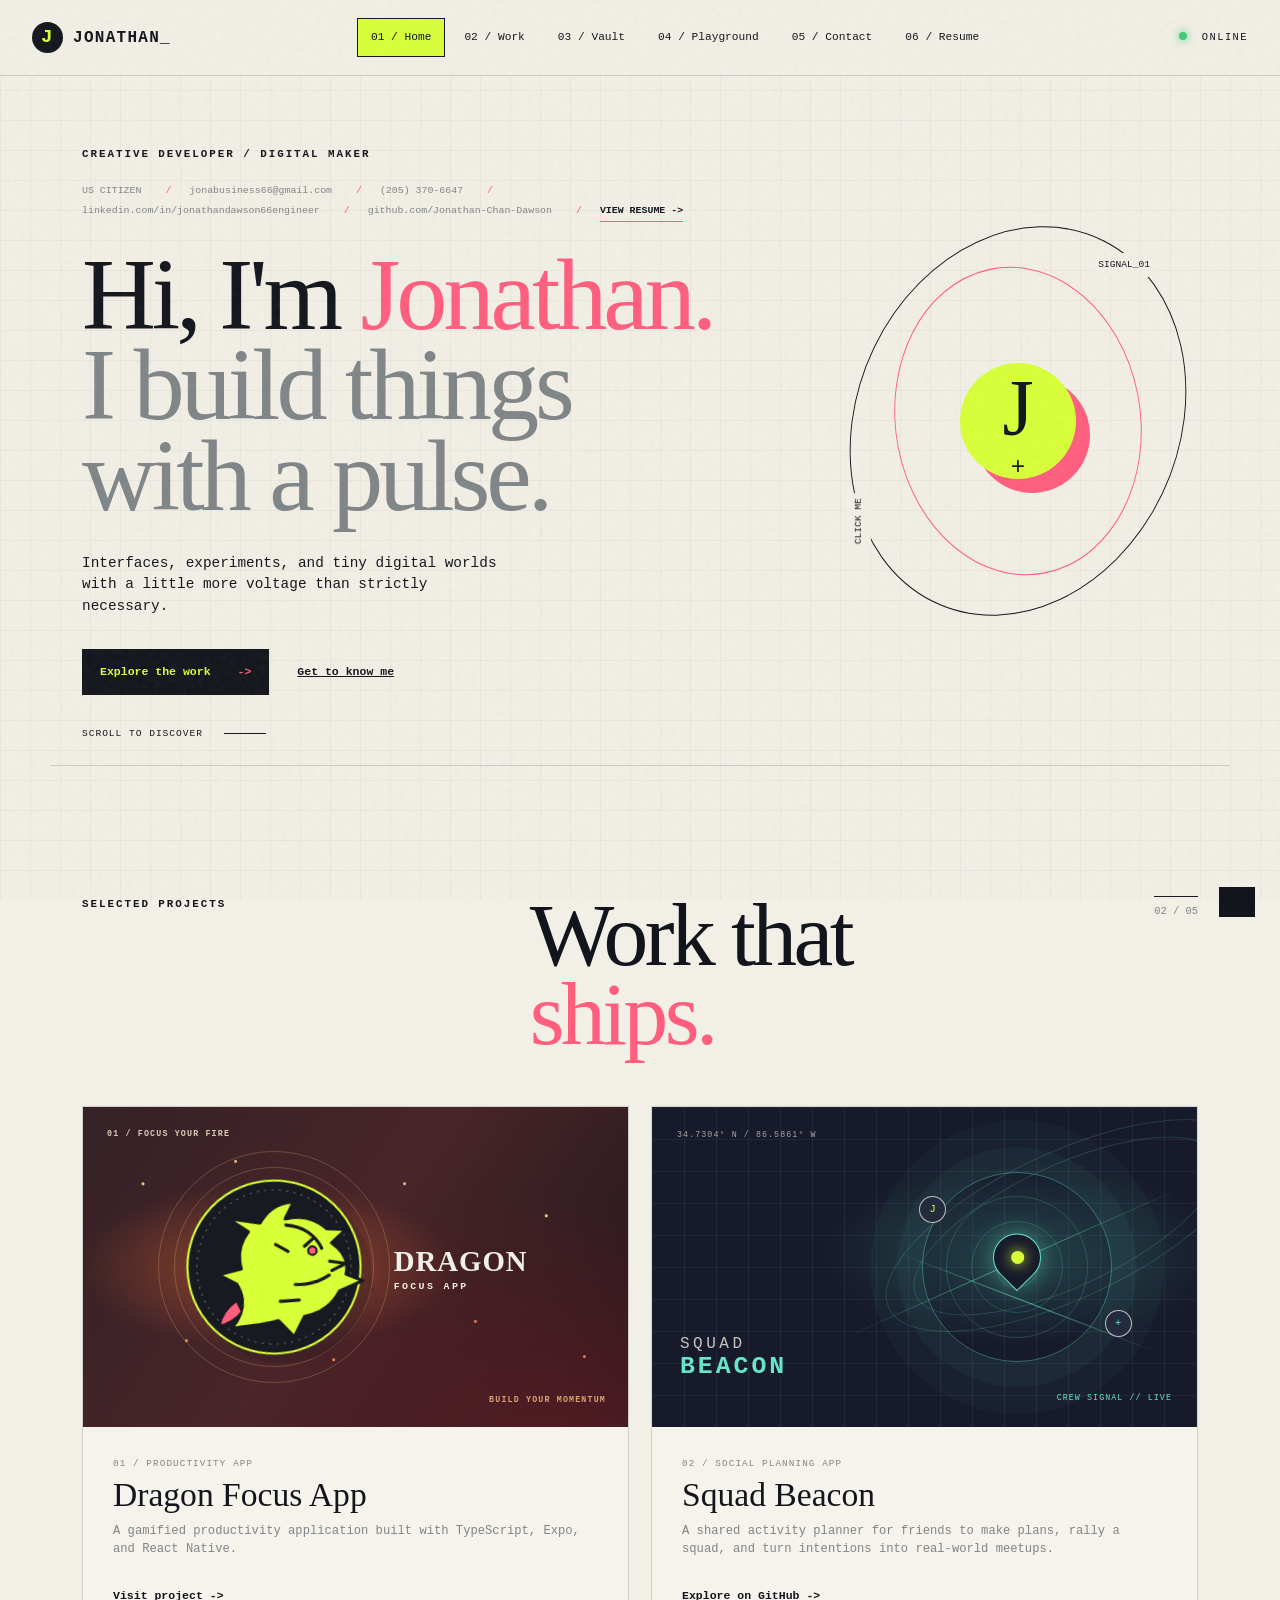
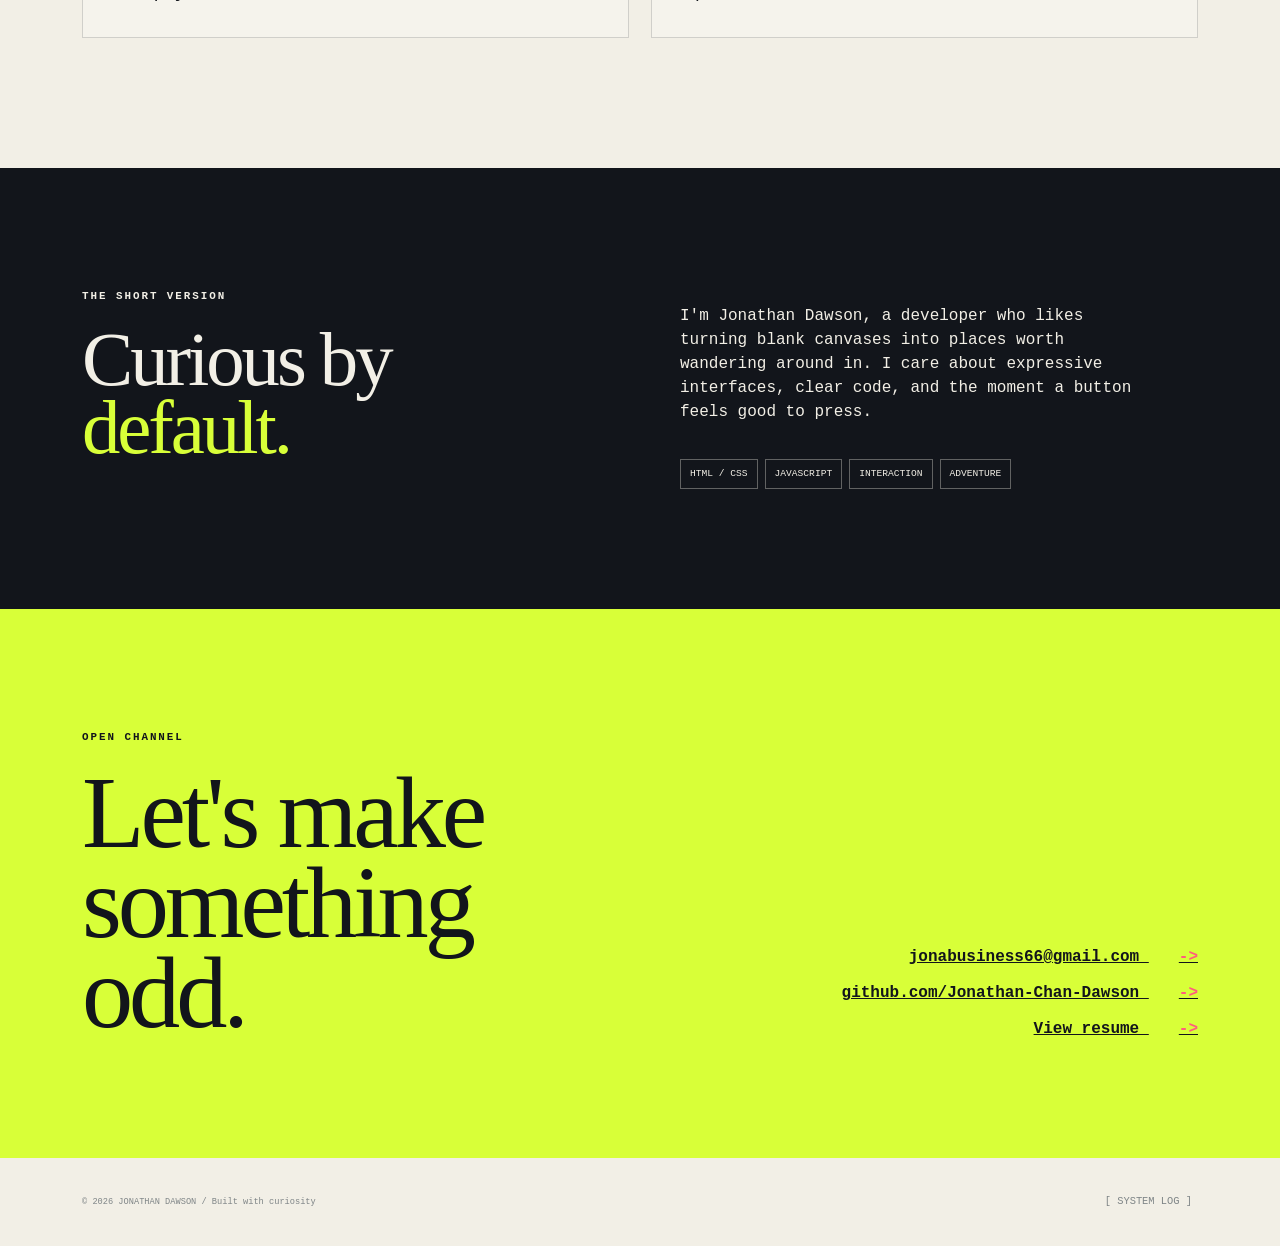
<file: index.html>
<!doctype html>
<html lang="en">
<head>
  <meta charset="utf-8" />
  <meta name="viewport" content="width=device-width,initial-scale=1" />
  <title>JONATHAN DAWSON // Portfolio</title>
  <link rel="stylesheet" href="css/styles.css" />
  <link rel="stylesheet" href="css/home.css" />
</head>
<body>
  <div class="entry-burst" aria-hidden="true"></div>
  <div class="noise" aria-hidden="true"></div>

  <header class="site-header">
    <a class="logo" href="#top" aria-label="Jonathan Dawson home"><span class="logo-mark">J</span><span>JONATHAN<span class="blink">_</span></span></a>
    <nav class="top-tabs" aria-label="Main navigation">
      <a class="tab active" href="#top">01 / Home</a>
      <a class="tab" href="#projects">02 / Work</a>
      <a class="tab" href="pages/vault.html">03 / Vault</a>
      <a class="tab" href="pages/playground.html">04 / Playground</a>
      <a class="tab" href="#contact">05 / Contact</a>
      <a class="tab" href="https://drive.google.com/file/d/1cuoy-s5VerJdtNj6G7zSnoQ1IUao88Oj/view" target="_blank" rel="noreferrer">06 / Resume</a>
    </nav>
    <div class="status"><i></i> ONLINE</div>
  </header>

  <main id="top">
    <section class="hero container">
      <div class="hero-copy reveal">
        <p class="eyebrow">CREATIVE DEVELOPER / DIGITAL MAKER</p>
        <div class="resume-header-info"><span>US CITIZEN</span><a href="mailto:jonabusiness66@gmail.com">jonabusiness66@gmail.com</a><span>(205) 370-6647</span><a href="https://www.linkedin.com/in/jonathandawson66engineer" target="_blank" rel="noreferrer">linkedin.com/in/jonathandawson66engineer</a><a href="https://github.com/Jonathan-Chan-Dawson" target="_blank" rel="noreferrer">github.com/Jonathan-Chan-Dawson</a><a class="resume-header-link" href="https://drive.google.com/file/d/1cuoy-s5VerJdtNj6G7zSnoQ1IUao88Oj/view" target="_blank" rel="noreferrer">VIEW RESUME -></a></div>
        <h1>Hi, I'm <em>Jonathan.</em><br /><span>I build things<br />with a pulse.</span></h1>
        <p class="hero-description">Interfaces, experiments, and tiny digital worlds with a little more voltage than strictly necessary.</p>
        <div class="hero-actions"><a class="cta" href="#projects">Explore the work <span>-></span></a><a class="text-link" href="#about">Get to know me</a></div>
      </div>
      <div class="hero-orbit reveal delay-1" role="button" tabindex="0" aria-label="Activate the signal">
        <div class="orbit orbit-one"></div><div class="orbit orbit-two"></div><div class="core">J<span>+</span></div>
        <span class="orbit-label label-top">SIGNAL_01</span><span class="orbit-label label-side">CLICK ME</span>
      </div>
      <div class="scroll-cue">SCROLL TO DISCOVER <span></span></div>
    </section>

    <section id="projects" class="container section-block">
      <div class="section-heading"><p class="eyebrow">SELECTED PROJECTS</p><h2>Work that<br /><em>ships.</em></h2><span class="section-index">02 / 05</span></div>
      <div class="projects-grid" id="projectsGrid">
        <article class="project-card featured" data-category="web"><div class="project-art art-one dragon-art" role="img" aria-label="Dragon Focus emblem and wordmark"><span class="dragon-art-kicker">01 / FOCUS YOUR FIRE</span><svg class="dragon-emblem" viewBox="0 0 180 180" aria-hidden="true"><circle class="dragon-seal" cx="90" cy="90" r="82"></circle><circle class="dragon-seal-ring" cx="90" cy="90" r="73"></circle><path class="dragon-silhouette" d="M43 143c13-12 17-26 10-41L37 91l22-3c-2-13 2-25 11-34L52 39l30 8c8-11 20-17 34-16l-10 15c16-2 29 4 38 14l18 3-15 11c10 9 14 20 10 31l15 8-23 7c-8 12-21 19-36 20l-12 18-13-17c-17 3-33 1-45 2z"></path><path class="dragon-detail" d="M106 52c16 3 27 13 31 26m-29 31c12 2 23 0 33-5m-47-35 11 8m16-3 10-7m-39 56 18 1"></path><path class="dragon-muzzle" d="m143 91 15 4-14 5"></path><circle class="dragon-eye" cx="128" cy="79" r="4"></circle><path class="dragon-flame" d="M50 118c-9 5-15 12-18 21 9-1 16-4 22-10"></path></svg><span class="dragon-wordmark"><strong>DRAGON</strong><span>FOCUS APP</span></span><span class="dragon-art-footer">BUILD YOUR MOMENTUM</span></div><div class="project-info"><p class="card-meta">01 / PRODUCTIVITY APP</p><h3>Dragon Focus App</h3><p>A gamified productivity application built with TypeScript, Expo, and React Native.</p><a href="https://dragon-focus-v2.vercel.app/" class="project-link" target="_blank" rel="noreferrer">Visit project -></a></div></article>
        <article class="project-card" data-category="web"><div class="project-art beacon-art" role="img" aria-label="A glowing beacon connecting friends on a map"><span class="beacon-coordinate coordinate-top">34.7304° N / 86.5861° W</span><span class="beacon-mapline mapline-one"></span><span class="beacon-mapline mapline-two"></span><span class="beacon-radar"><i></i><i></i><i></i></span><span class="beacon-pin"><span></span></span><span class="beacon-node node-one">J</span><span class="beacon-node node-two">+</span><span class="beacon-title">SQUAD<br /><strong>BEACON</strong></span><span class="beacon-coordinate coordinate-bottom">CREW SIGNAL // LIVE</span></div><div class="project-info"><p class="card-meta">02 / SOCIAL PLANNING APP</p><h3>Squad Beacon</h3><p>A shared activity planner for friends to make plans, rally a squad, and turn intentions into real-world meetups.</p><a href="https://github.com/Jonathan-Chan-Dawson/Squad-Beacon" class="project-link" target="_blank" rel="noreferrer">Explore on GitHub -></a></div></article>
      </div>
    </section>

    <section id="about" class="about-band"><div class="container about-layout"><div><p class="eyebrow">THE SHORT VERSION</p><h2>Curious by<br /><em>default.</em></h2></div><div class="about-copy"><p>I'm Jonathan Dawson, a developer who likes turning blank canvases into places worth wandering around in. I care about expressive interfaces, clear code, and the moment a button feels good to press.</p><div class="skill-list"><span>HTML / CSS</span><span>JAVASCRIPT</span><span>INTERACTION</span><span>ADVENTURE</span></div></div></div></section>

    <section id="contact" class="contact-band"><div class="container contact-layout"><div><p class="eyebrow">OPEN CHANNEL</p><h2>Let's make<br /><em>something odd.</em></h2></div><div class="contact-links"><a class="contact-link" href="mailto:jonabusiness66@gmail.com">jonabusiness66@gmail.com <span>-></span></a><a class="contact-link" href="https://github.com/Jonathan-Chan-Dawson" target="_blank" rel="noreferrer">github.com/Jonathan-Chan-Dawson <span>-></span></a><a class="contact-link" href="https://drive.google.com/file/d/1cuoy-s5VerJdtNj6G7zSnoQ1IUao88Oj/view" target="_blank" rel="noreferrer">View resume <span>-></span></a></div></div></section>
  </main>
  <footer class="site-footer container"><small>© 2026 JONATHAN DAWSON / Built with curiosity</small><button class="footer-secret" id="logoSecret">[ SYSTEM LOG ]</button></footer>
  <div class="toast" id="toast" role="status"></div>
  <script src="js/script.js"></script>
</body>
</html>
</file>
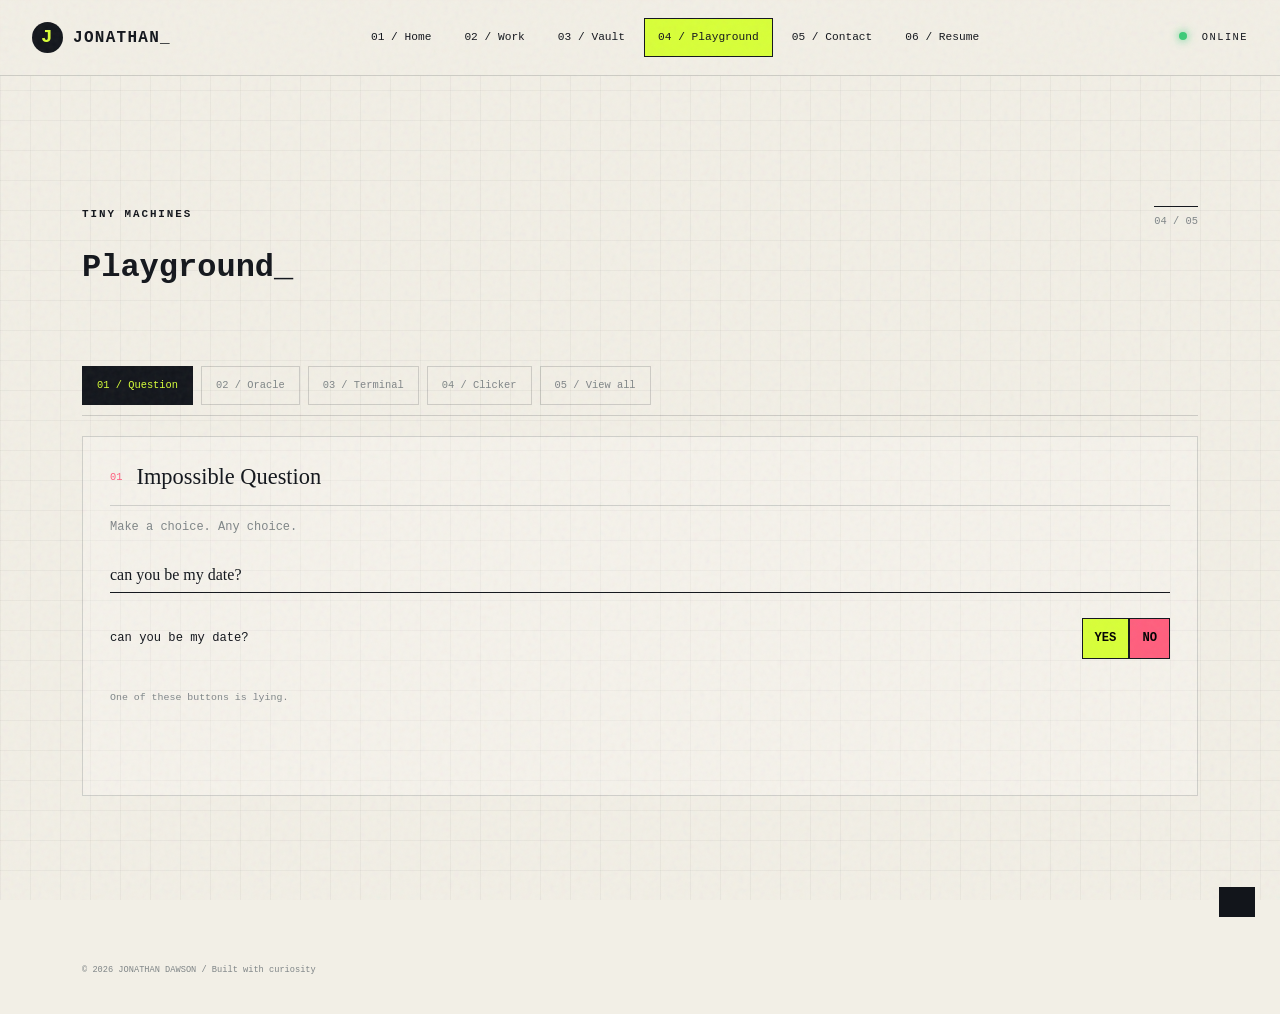
<file: pages/playground.html>
<!doctype html>
<html lang="en">
<head>
  <meta charset="utf-8" />
  <meta name="viewport" content="width=device-width,initial-scale=1" />
  <title>Playground // Jonathan Dawson</title>
  <link rel="stylesheet" href="../css/styles.css" />
  <link rel="stylesheet" href="../css/playground.css" />
</head>
<body>
  <div class="noise" aria-hidden="true"></div>
  <header class="site-header">
    <a class="logo" href="../index.html" aria-label="Jonathan Dawson home"><span class="logo-mark">J</span><span>JONATHAN<span class="blink">_</span></span></a>
    <nav class="top-tabs" aria-label="Main navigation">
      <a class="tab" href="../index.html">01 / Home</a><a class="tab" href="../index.html#projects">02 / Work</a><a class="tab" href="vault.html">03 / Vault</a><a class="tab active" href="playground.html">04 / Playground</a><a class="tab" href="../index.html#contact">05 / Contact</a>
      <a class="tab" href="https://drive.google.com/file/d/1cuoy-s5VerJdtNj6G7zSnoQ1IUao88Oj/view" target="_blank" rel="noreferrer">06 / Resume</a>
    </nav><div class="status"><i></i> ONLINE</div>
  </header>
  <main class="container section-block playground"><div class="section-heading"><div><p class="eyebrow">TINY MACHINES</p><h1>Playground<span class="blink">_</span></h1></div><span class="section-index">04 / 05</span></div><div class="tools-grid">
    <article class="tool-panel"><div class="tool-title"><span class="tool-number">01</span><h3>Impossible Question</h3></div><p>Make a choice. Any choice.</p><div class="question-stage"><span>Do you like surprises?</span><div><button class="yes-btn" id="yesBtn">YES</button><button class="no-btn" id="noBtn">NO</button></div></div><small id="questionStatus">One of these buttons is lying.</small></article>
    <article class="tool-panel"><div class="tool-title"><span class="tool-number">02</span><h3>Number Oracle</h3></div><p>Ask the void for a number.</p><div class="number-display" id="randomNumber">?</div><button class="tool-button" id="numberBtn">Generate number <span>+</span></button></article>
    <article class="tool-panel terminal-panel"><div class="tool-title"><span class="tool-number">03</span><h3>Micro Terminal</h3></div><div class="terminal-output" id="terminalOutput"><span>JONATHAN_OS v1.0.5</span><br />Type a message and print it.</div><div class="terminal-input"><span>&gt;</span><input id="terminalInput" value="hello world" aria-label="Terminal message" /><button id="printBtn">PRINT</button></div></article>
    <article class="tool-panel clicker-panel"><div class="tool-title"><span class="tool-number">04</span><h3>Button Economy</h3></div><p>Press button. Gain power. Repeat.</p><div class="clicker-score"><span id="clickCount">0</span><small>CLICKS</small></div><button class="big-click" id="clickButton">CLICK</button><button class="tool-button upgrade-button" id="upgradeButton">Upgrade finger <span>10</span></button><div class="upgrade-status" id="upgradeStatus">Level 0 / +1 per click</div></article>
  </div></main>
  <footer class="site-footer container"><small>© 2026 JONATHAN DAWSON / Built with curiosity</small></footer>
  <div class="toast" id="toast" role="status"></div><script src="../js/script.js"></script>
</body>
</html>
</file>
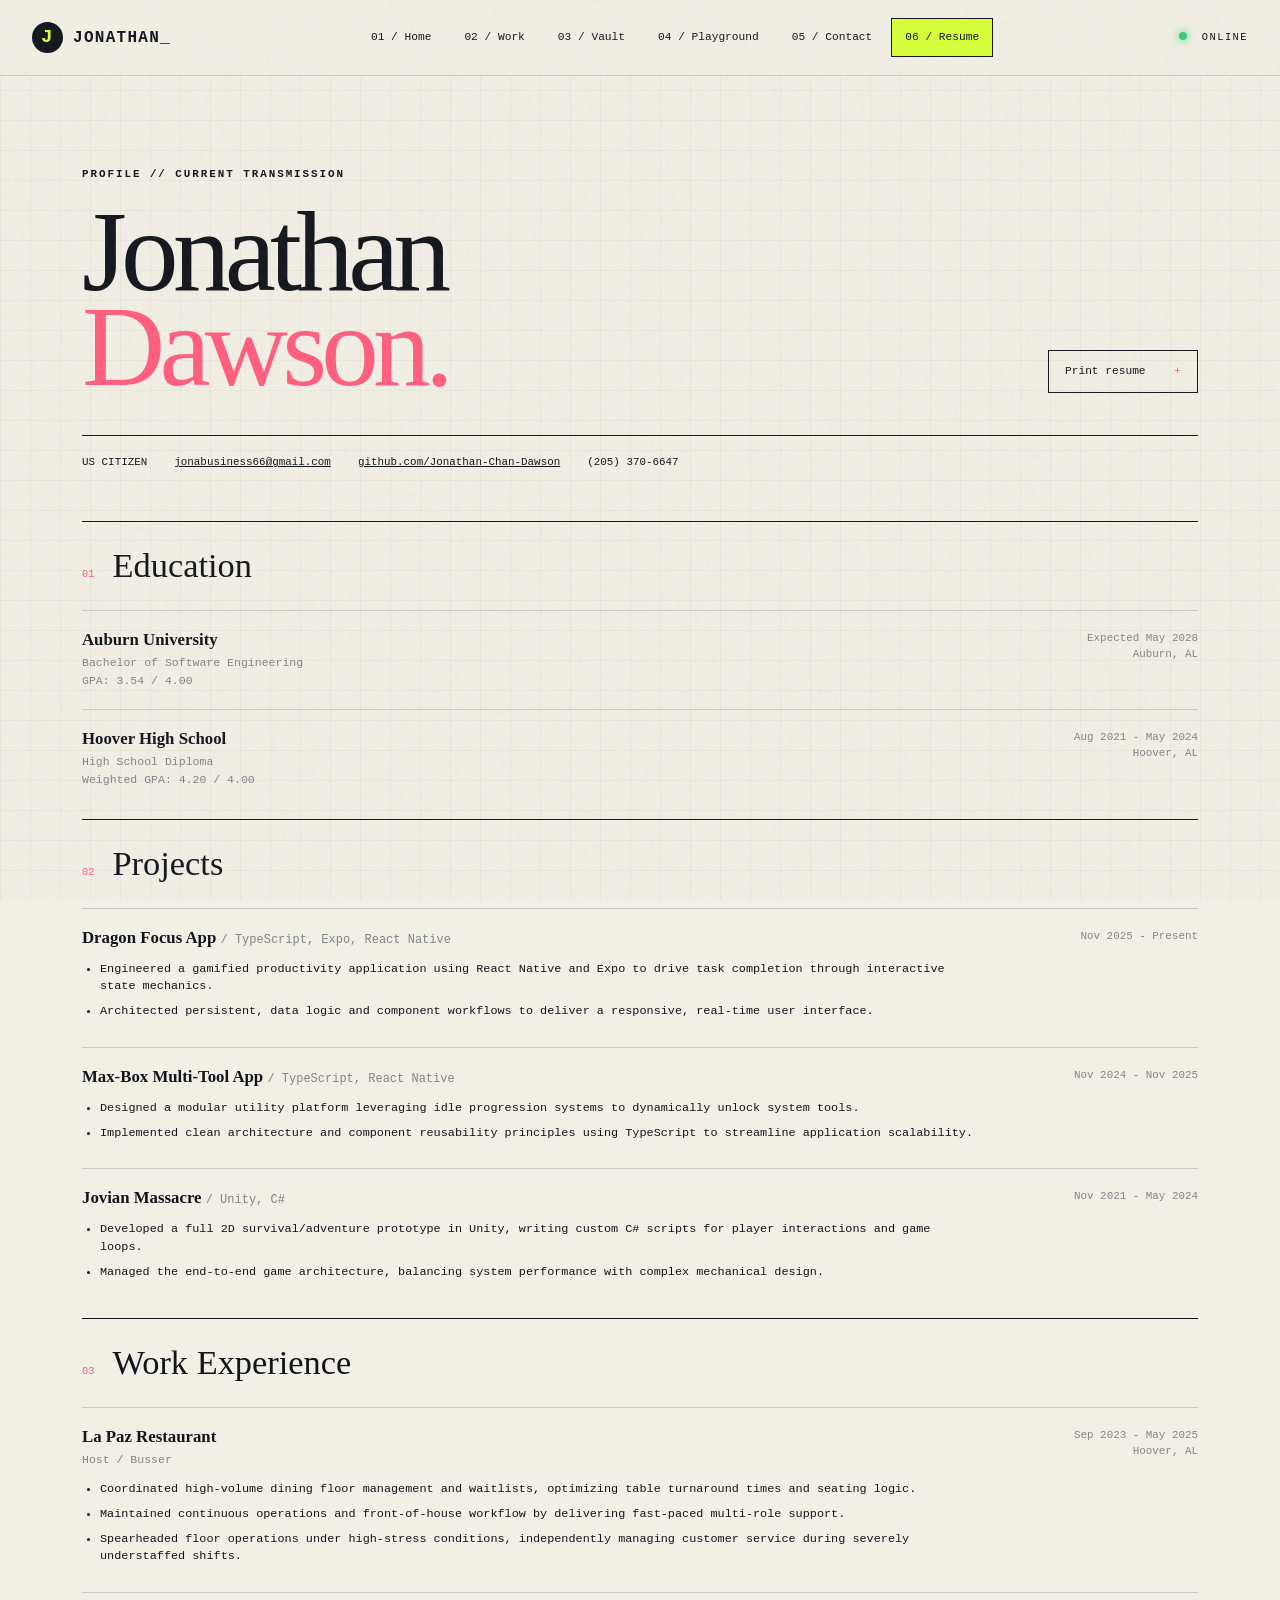
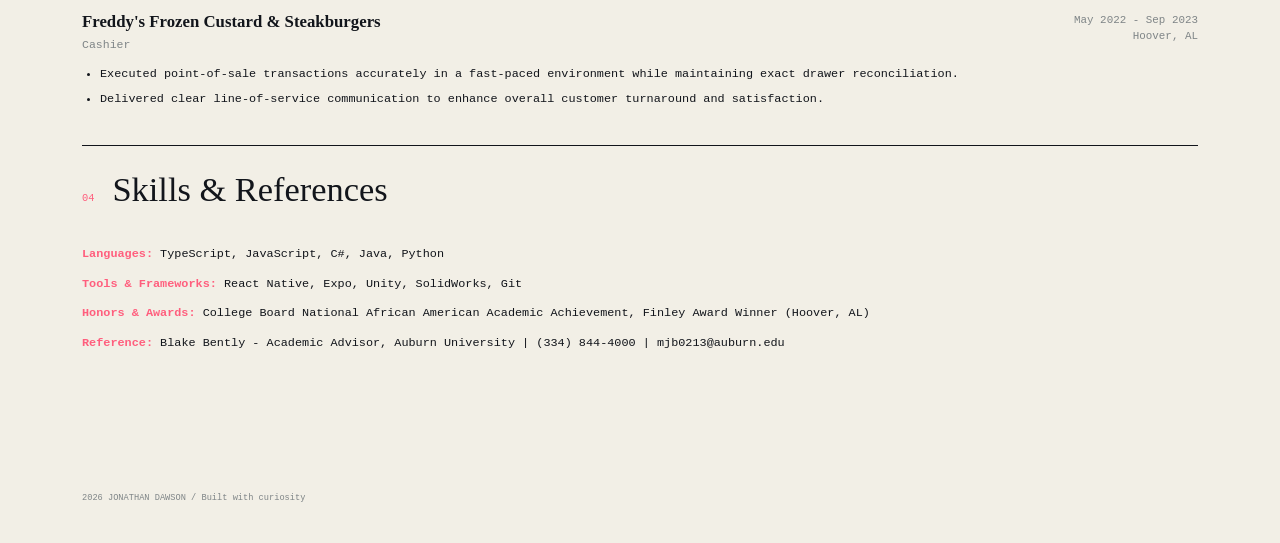
<file: pages/resume.html>
<!doctype html>
<html lang="en">
<head>
  <meta charset="utf-8" />
  <meta name="viewport" content="width=device-width,initial-scale=1" />
  <title>Resume // Jonathan Dawson</title>
  <link rel="stylesheet" href="../css/styles.css" />
  <link rel="stylesheet" href="../css/resume.css" />
</head>
<body>
  <div class="noise" aria-hidden="true"></div>
  <header class="site-header">
    <a class="logo" href="../index.html" aria-label="Jonathan Dawson home"><span class="logo-mark">J</span><span>JONATHAN<span class="blink">_</span></span></a>
    <nav class="top-tabs" aria-label="Main navigation">
      <a class="tab" href="../index.html">01 / Home</a><a class="tab" href="../index.html#projects">02 / Work</a><a class="tab" href="vault.html">03 / Vault</a><a class="tab" href="playground.html">04 / Playground</a><a class="tab" href="../index.html#contact">05 / Contact</a><a class="tab active" href="https://drive.google.com/file/d/1cuoy-s5VerJdtNj6G7zSnoQ1IUao88Oj/view" target="_blank" rel="noreferrer">06 / Resume</a>
    </nav><div class="status"><i></i> ONLINE</div>
  </header>
  <main class="resume-page container">
    <div class="resume-heading"><div><p class="eyebrow">PROFILE // CURRENT TRANSMISSION</p><h1>Jonathan<br /><em>Dawson.</em></h1></div><a class="resume-print" href="javascript:window.print()">Print resume <span>+</span></a></div>
    <div class="resume-contact"><span>US CITIZEN</span><a href="mailto:jonabusiness66@gmail.com">jonabusiness66@gmail.com</a><a href="https://github.com/Jonathan-Chan-Dawson" target="_blank" rel="noreferrer">github.com/Jonathan-Chan-Dawson</a><span>(205) 370-6647</span></div>
    <section class="resume-section"><div class="resume-section-title"><span>01</span><h2>Education</h2></div><div class="resume-entry"><div><h3>Auburn University</h3><p>Bachelor of Software Engineering</p><p>GPA: 3.54 / 4.00</p></div><div class="resume-date">Expected May 2028<br />Auburn, AL</div></div><div class="resume-entry"><div><h3>Hoover High School</h3><p>High School Diploma</p><p>Weighted GPA: 4.20 / 4.00</p></div><div class="resume-date">Aug 2021 - May 2024<br />Hoover, AL</div></div></section>
    <section class="resume-section"><div class="resume-section-title"><span>02</span><h2>Projects</h2></div><div class="resume-entry"><div><h3>Dragon Focus App <i>/ TypeScript, Expo, React Native</i></h3><ul><li>Engineered a gamified productivity application using React Native and Expo to drive task completion through interactive state mechanics.</li><li>Architected persistent, data logic and component workflows to deliver a responsive, real-time user interface.</li></ul></div><div class="resume-date">Nov 2025 - Present</div></div><div class="resume-entry"><div><h3>Max-Box Multi-Tool App <i>/ TypeScript, React Native</i></h3><ul><li>Designed a modular utility platform leveraging idle progression systems to dynamically unlock system tools.</li><li>Implemented clean architecture and component reusability principles using TypeScript to streamline application scalability.</li></ul></div><div class="resume-date">Nov 2024 - Nov 2025</div></div><div class="resume-entry"><div><h3>Jovian Massacre <i>/ Unity, C#</i></h3><ul><li>Developed a full 2D survival/adventure prototype in Unity, writing custom C# scripts for player interactions and game loops.</li><li>Managed the end-to-end game architecture, balancing system performance with complex mechanical design.</li></ul></div><div class="resume-date">Nov 2021 - May 2024</div></div></section>
    <section class="resume-section"><div class="resume-section-title"><span>03</span><h2>Work Experience</h2></div><div class="resume-entry"><div><h3>La Paz Restaurant</h3><p>Host / Busser</p><ul><li>Coordinated high-volume dining floor management and waitlists, optimizing table turnaround times and seating logic.</li><li>Maintained continuous operations and front-of-house workflow by delivering fast-paced multi-role support.</li><li>Spearheaded floor operations under high-stress conditions, independently managing customer service during severely understaffed shifts.</li></ul></div><div class="resume-date">Sep 2023 - May 2025<br />Hoover, AL</div></div><div class="resume-entry"><div><h3>Freddy's Frozen Custard &amp; Steakburgers</h3><p>Cashier</p><ul><li>Executed point-of-sale transactions accurately in a fast-paced environment while maintaining exact drawer reconciliation.</li><li>Delivered clear line-of-service communication to enhance overall customer turnaround and satisfaction.</li></ul></div><div class="resume-date">May 2022 - Sep 2023<br />Hoover, AL</div></div></section>
    <section class="resume-section resume-bottom"><div class="resume-section-title"><span>04</span><h2>Skills &amp; References</h2></div><p><strong>Languages:</strong> TypeScript, JavaScript, C#, Java, Python</p><p><strong>Tools &amp; Frameworks:</strong> React Native, Expo, Unity, SolidWorks, Git</p><p><strong>Honors &amp; Awards:</strong> College Board National African American Academic Achievement, Finley Award Winner (Hoover, AL)</p><p><strong>Reference:</strong> Blake Bently - Academic Advisor, Auburn University | (334) 844-4000 | mjb0213@auburn.edu</p></section>
  </main>
  <footer class="site-footer container"><small>2026 JONATHAN DAWSON / Built with curiosity</small></footer>
</body>
</html>
</file>
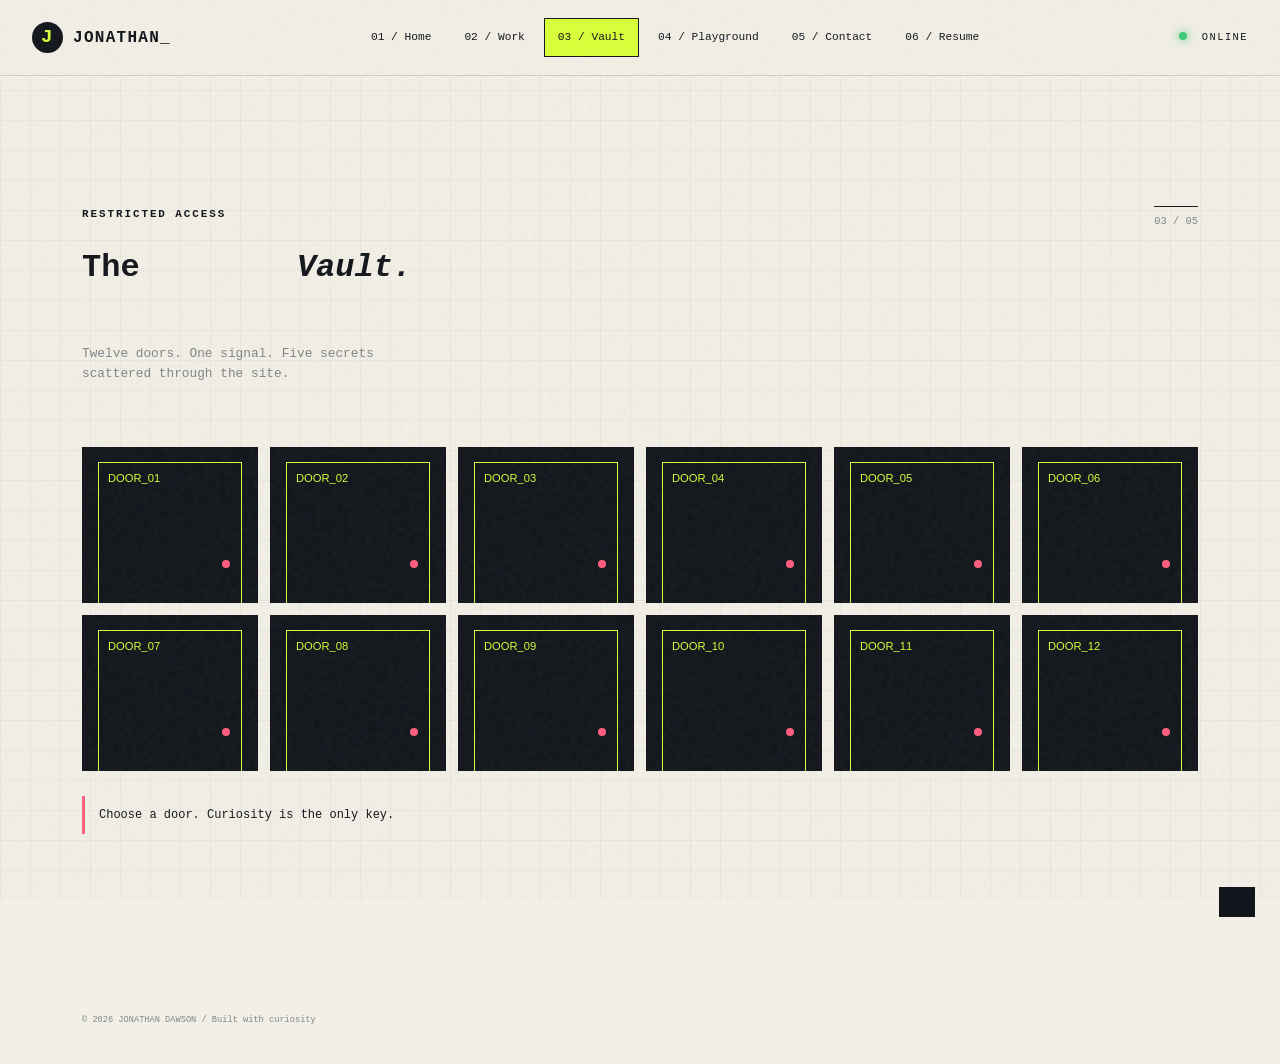
<file: pages/vault.html>
<!doctype html>
<html lang="en">
<head>
  <meta charset="utf-8" />
  <meta name="viewport" content="width=device-width,initial-scale=1" />
  <title>Vault // Jonathan Dawson</title>
  <link rel="stylesheet" href="../css/styles.css" />
</head>
<body>
  <div class="noise" aria-hidden="true"></div>
  <header class="site-header">
    <a class="logo" href="../index.html" aria-label="Jonathan Dawson home"><span class="logo-mark">J</span><span>JONATHAN<span class="blink">_</span></span></a>
    <nav class="top-tabs" aria-label="Main navigation">
      <a class="tab" href="../index.html">01 / Home</a><a class="tab" href="../index.html#projects">02 / Work</a><a class="tab active" href="vault.html">03 / Vault</a><a class="tab" href="playground.html">04 / Playground</a><a class="tab" href="../index.html#contact">05 / Contact</a>
      <a class="tab" href="https://drive.google.com/file/d/1cuoy-s5VerJdtNj6G7zSnoQ1IUao88Oj/view" target="_blank" rel="noreferrer">06 / Resume</a>
    </nav><div class="status"><i></i> ONLINE</div>
  </header>
  <main class="container section-block vault-section">
    <div class="section-heading"><div><p class="eyebrow">RESTRICTED ACCESS</p><h1 class="section-heading h2">The <em>Vault.</em></h1><p class="section-intro">Twelve doors. One signal. Five secrets scattered through the site.</p></div><span class="section-index">03 / 05</span></div>
    <div class="door-grid" id="doorGrid"></div><p class="vault-message" id="vaultMessage">Choose a door. Curiosity is the only key.</p>
  </main>
  <footer class="site-footer container"><small>© 2026 JONATHAN DAWSON / Built with curiosity</small></footer>
  <div class="toast" id="toast" role="status"></div><script src="../js/script.js"></script>
</body>
</html>
</file>
<file: css/styles.css>
.tool-tabs{display:flex;gap:8px;overflow-x:auto;border-bottom:1px solid var(--line);padding-bottom:10px;margin-bottom:20px;scrollbar-width:thin}.tool-tab{white-space:nowrap;border:1px solid var(--line);background:transparent;color:var(--muted);font:inherit;font-size:.65rem;padding:11px 14px;cursor:pointer}.tool-tab.active,.tool-tab:hover{background:var(--ink);border-color:var(--ink);color:var(--acid)}.tool-panel{display:none}.playground .tools-grid{display:block;min-height:360px}.playground .tool-panel.active{display:block;min-height:360px;animation:rise .35s both}.playground .tools-grid.view-all{display:grid;grid-template-columns:repeat(2,minmax(0,1fr));gap:17px;min-height:0}.playground .tools-grid.view-all .tool-panel{display:block;min-height:270px;animation:none}.question-input{display:block;width:100%;border:0;border-bottom:1px solid var(--ink);background:transparent;color:var(--ink);font:1rem Georgia;padding:8px 0;margin:22px 0;outline:0}.question-input:focus{border-color:var(--pink)}.playground{overflow:visible}.contact-links{display:flex;flex-direction:column;gap:18px;align-self:end}.contact-link{display:block}.contact-band{clear:both;position:relative;z-index:1}.site-footer{position:relative;z-index:2;clear:both;min-height:88px;align-items:center}
:root{--ink:#12151b;--paper:#f2efe6;--acid:#d8ff38;--pink:#ff5e7d;--cyan:#65d9d1;--muted:#7f8587;--line:rgba(18,21,27,.16);--max-width:1180px;font-family:"Courier New",Courier,monospace}*{box-sizing:border-box}html{scroll-behavior:smooth}body{margin:0;background:var(--paper);color:var(--ink);line-height:1.5;overflow-x:hidden}body:before{content:"";position:fixed;inset:0;background-image:linear-gradient(rgba(18,21,27,.035) 1px,transparent 1px),linear-gradient(90deg,rgba(18,21,27,.035) 1px,transparent 1px);background-size:30px 30px;pointer-events:none;z-index:-2}.noise{position:fixed;inset:0;opacity:.055;pointer-events:none;z-index:10;background-image:url("data:image/svg+xml,%3Csvg viewBox='0 0 180 180' xmlns='http://www.w3.org/2000/svg'%3E%3Cfilter id='n'%3E%3CfeTurbulence type='fractalNoise' baseFrequency='.9' numOctaves='3' stitchTiles='stitch'/%3E%3C/filter%3E%3Crect width='100%25' height='100%25' filter='url(%23n)'/%3E%3C/svg%3E")}.container{max-width:var(--max-width);margin:0 auto;padding:0 32px}.site-header{height:76px;display:flex;align-items:center;justify-content:space-between;border-bottom:1px solid var(--line);padding:0 32px;position:sticky;top:0;background:rgba(242,239,230,.9);backdrop-filter:blur(12px);z-index:5}.logo{display:flex;gap:10px;align-items:center;color:inherit;text-decoration:none;font-weight:bold;letter-spacing:.08em}.logo-mark{display:grid;place-items:center;background:var(--ink);color:var(--acid);width:31px;height:31px;border-radius:50%;font-size:1.2rem}.blink{animation:blink 1s steps(2) infinite}.top-tabs{display:flex;gap:5px}.tab{color:var(--ink);padding:10px 13px;text-decoration:none;font-size:.7rem;border:1px solid transparent;transition:.2s}.tab:hover,.tab.active{border-color:var(--ink);background:var(--acid)}.status{font-size:.65rem;letter-spacing:.14em}.status i{display:inline-block;width:8px;height:8px;background:#3ccb78;border-radius:50%;margin-right:7px;box-shadow:0 0 10px #3ccb78}.hero{min-height:690px;display:grid;grid-template-columns:1.2fr .8fr;align-items:center;position:relative;border-bottom:1px solid var(--line)}.eyebrow{font-size:.68rem;letter-spacing:.18em;font-weight:bold;margin:0 0 22px}.hero h1,.section-heading h2,.about-band h2,.contact-band h2{font-family:Georgia,serif;font-weight:400;font-size:clamp(3.5rem,8vw,7.8rem);line-height:.88;letter-spacing:-.04em;margin:0}.hero h1 em,.section-heading h2 em,.about-band h2 em,.contact-band h2 em{color:var(--pink);font-style:normal}.hero h1 span{color:var(--muted)}.hero-description{max-width:430px;font-size:.9rem;margin:32px 0}.hero-actions{display:flex;align-items:center;gap:28px}.cta{background:var(--ink);color:var(--acid);text-decoration:none;padding:14px 18px;font-weight:bold;font-size:.72rem}.cta span{color:var(--pink);padding-left:20px}.text-link,.project-link{color:var(--ink);font-weight:bold;font-size:.72rem}.hero-orbit{width:360px;height:360px;position:relative;justify-self:end;cursor:pointer}.orbit{position:absolute;inset:0;border:1px solid var(--ink);border-radius:50%;transform:rotate(-25deg) skewX(-12deg)}.orbit-one{animation:spin 14s linear infinite}.orbit-two{inset:42px;transform:rotate(40deg) skewX(13deg);border-color:var(--pink);animation:spin-reverse 10s linear infinite}.core{position:absolute;inset:122px;border-radius:50%;background:var(--acid);display:grid;place-items:center;font:400 5rem Georgia;box-shadow:14px 14px 0 var(--pink);transition:.3s}.core span{font:1.5rem monospace}.hero-orbit:hover .core{transform:rotate(15deg) scale(1.08);box-shadow:20px 20px 0 var(--cyan)}.orbit-label{position:absolute;font-size:.6rem;background:var(--paper);padding:5px}.label-top{top:12px;right:43px}.label-side{bottom:67px;left:-7px;transform:rotate(-90deg)}.scroll-cue{position:absolute;bottom:24px;left:32px;font-size:.6rem;letter-spacing:.1em}.scroll-cue span{display:inline-block;width:42px;border-top:1px solid var(--ink);margin-left:14px;vertical-align:middle}.section-block{padding-top:130px;padding-bottom:130px}.section-heading{display:flex;justify-content:space-between;align-items:flex-start;margin-bottom:52px}.section-heading h2{font-size:clamp(3rem,7vw,6.5rem)}.section-index{font-size:.65rem;color:var(--muted);border-top:1px solid var(--ink);padding-top:7px}.section-intro{max-width:330px;color:var(--muted);font-size:.8rem;margin-top:25px}.filters{display:flex;gap:8px;margin-bottom:22px}.filters button,.tool-button,.terminal-input button{font-family:inherit;font-size:.65rem;padding:9px 13px;border:1px solid var(--ink);background:transparent;cursor:pointer}.filters button.active,.filters button:hover,.tool-button:hover{background:var(--ink);color:var(--acid)}.projects-grid{display:grid;grid-template-columns:repeat(3,1fr);gap:17px}.project-card{border:1px solid var(--line);background:rgba(255,255,255,.25);transition:.35s}.project-card:hover{transform:translateY(-8px);border-color:var(--ink)}.project-art{height:235px;position:relative;overflow:hidden;display:grid;place-items:center}.art-one{background:var(--cyan)}.art-two{background:var(--pink)}.art-three{background:var(--ink);color:var(--acid)}.art-word{font:6rem Georgia;letter-spacing:-.1em;transform:rotate(-10deg)}.art-dot{position:absolute;width:50px;height:50px;border-radius:50%;background:var(--acid);right:30px;top:30px}.rings,.rings:before,.rings:after{position:absolute;width:170px;height:170px;border:1px solid var(--ink);border-radius:50%;content:""}.rings:before{left:-45px;top:45px}.rings:after{left:45px;top:-45px}.terminal-art{font:bold 5rem monospace}.project-info{padding:23px}.project-info h3{font:1.65rem Georgia;margin:5px 0 8px}.project-info p:not(.card-meta){font-size:.76rem;color:var(--muted);margin:0 0 25px}.card-meta{font-size:.58rem!important;letter-spacing:.12em;color:var(--muted);margin:0}.project-link{text-decoration:none}.about-band{background:var(--ink);color:var(--paper);padding:120px 0}.about-layout,.contact-layout{display:grid;grid-template-columns:1fr 1fr;gap:80px}.about-band h2{font-size:clamp(3rem,6vw,6rem)}.about-band h2 em{color:var(--acid)}.about-copy{align-self:end;max-width:470px;font-size:1rem}.skill-list{display:flex;gap:7px;flex-wrap:wrap;margin-top:35px}.skill-list span{border:1px solid rgba(242,239,230,.35);padding:7px 9px;font-size:.6rem}.door-grid{display:grid;grid-template-columns:repeat(6,1fr);gap:12px}.door{height:156px;background:var(--ink);color:var(--paper);border:0;cursor:pointer;position:relative;overflow:hidden;transition:.3s}.door:before{content:"";position:absolute;inset:15px 16px 0;border:1px solid var(--acid);border-bottom:0}.door-number{position:absolute;top:25px;left:26px;font-size:.7rem;color:var(--acid)}.door-knob{position:absolute;right:28px;bottom:35px;width:8px;height:8px;border-radius:50%;background:var(--pink)}.door:hover{background:var(--pink);transform:rotate(-2deg) translateY(-5px)}.door.open{background:var(--acid);color:var(--ink)}.door.open:before{border-color:var(--ink)}.door.open .door-knob{background:var(--ink)}.vault-message{border-left:3px solid var(--pink);padding:10px 14px;font-size:.75rem;margin-top:25px}.tools-grid{display:grid;grid-template-columns:repeat(2,1fr);gap:17px}.tool-panel{border:1px solid var(--line);padding:27px;min-height:270px;background:rgba(255,255,255,.23)}.tool-title{display:flex;gap:14px;align-items:center;border-bottom:1px solid var(--line);padding-bottom:15px}.tool-title h3{font:1.4rem Georgia;margin:0}.tool-number{font-size:.65rem;color:var(--pink)}.tool-panel>p{font-size:.75rem;color:var(--muted)}.question-stage{display:flex;justify-content:space-between;align-items:center;margin:25px 0;font-size:.76rem}.question-stage button{font:inherit;font-weight:bold;border:1px solid var(--ink);padding:10px 12px;cursor:pointer}.yes-btn{background:var(--acid)}.no-btn{background:var(--pink);position:relative}.tool-panel small,.upgrade-status{font-size:.62rem;color:var(--muted)}.number-display{font:6rem Georgia;margin:18px 0;color:var(--pink)}.tool-button{display:flex;justify-content:space-between;width:100%;text-align:left}.tool-button span{color:var(--pink)}.terminal-panel{background:var(--ink);color:var(--paper)}.terminal-panel .tool-title{border-color:rgba(242,239,230,.25)}.terminal-output{height:100px;margin:18px 0;color:var(--acid);font-size:.72rem;line-height:1.8}.terminal-output span{color:var(--cyan)}.terminal-input{display:flex;gap:8px;align-items:center}.terminal-input input{background:transparent;border:0;border-bottom:1px solid var(--acid);color:var(--acid);font:inherit;width:100%;padding:7px 0;outline:0}.terminal-input button{background:var(--acid);color:var(--ink);border-color:var(--acid)}.clicker-score{display:flex;gap:12px;align-items:baseline;margin:15px 0}.clicker-score span{font:4rem Georgia;color:var(--pink)}.clicker-score small{font-size:.6rem}.big-click{display:block;width:100%;background:var(--pink);border:0;color:var(--ink);font:bold 1.1rem inherit;padding:15px;cursor:pointer;margin-bottom:12px}.big-click:active{transform:scale(.96)}.upgrade-status{margin-top:18px}.contact-band{padding:120px 0;background:var(--acid)}.contact-band h2 em{color:var(--ink)}.contact-link{align-self:end;color:var(--ink);font:bold 1rem monospace}.contact-link span{padding-left:30px;color:var(--pink)}.site-footer{padding:35px 32px;display:flex;justify-content:space-between;font-size:.65rem;color:var(--muted)}.footer-secret{border:0;background:transparent;color:var(--muted);font:inherit;cursor:pointer}.toast{position:fixed;right:25px;bottom:25px;background:var(--ink);color:var(--acid);padding:15px 18px;font-size:.7rem;transform:translateY(140%);transition:.35s;z-index:20}.toast.show{transform:translateY(0)}.entry-burst{position:fixed;inset:0;background:var(--acid);z-index:30;pointer-events:none;animation:burst 1.1s cubic-bezier(.7,0,.2,1) forwards}@keyframes burst{0%{clip-path:circle(100% at 50% 50%)}45%{clip-path:circle(12% at 50% 50%)}100%{clip-path:circle(0 at 50% 50%)}}@keyframes spin{to{transform:rotate(335deg) skewX(-12deg)}}@keyframes spin-reverse{to{transform:rotate(-320deg) skewX(13deg)}}@keyframes blink{50%{opacity:0}}.reveal{animation:rise .8s both}.delay-1{animation-delay:.2s}@keyframes rise{from{opacity:0;transform:translateY(25px)}to{opacity:1;transform:none}}@media(max-width:760px){.site-header{height:auto;min-height:70px;flex-wrap:wrap;gap:13px;padding:14px 20px}.top-tabs{order:3;width:100%;overflow:auto}.tab{white-space:nowrap;padding:7px}.status{display:none}.container{padding-left:20px;padding-right:20px}.hero{min-height:800px;display:flex;flex-direction:column;align-items:flex-start;padding-top:90px}.hero h1{font-size:4rem}.hero-orbit{width:270px;height:270px;align-self:center;margin-top:70px}.core{inset:92px}.scroll-cue{left:20px}.projects-grid,.tools-grid{grid-template-columns:1fr}.door-grid{grid-template-columns:repeat(3,1fr)}.door{height:125px}.about-layout,.contact-layout{grid-template-columns:1fr;gap:45px}.section-block,.about-band,.contact-band{padding-top:85px;padding-bottom:85px}.section-heading h2{font-size:4rem}.site-footer{padding:25px 20px}.question-stage{align-items:flex-start;flex-direction:column;gap:15px}}
</file>
<file: css/home.css>
.resume-header-info{display:flex;flex-wrap:wrap;gap:8px 18px;max-width:760px;margin:0 0 28px;font-size:.62rem;line-height:1.3}.resume-header-info span,.resume-header-info a{color:var(--muted);text-decoration:none}.resume-header-info a:hover{color:var(--ink)}.resume-header-info span:not(:last-child):after,.resume-header-info a:not(:last-child):after{content:" /";color:var(--pink);padding-left:18px}.resume-header-info .resume-header-link{color:var(--ink);font-weight:bold;border-bottom:1px solid var(--pink);padding-bottom:3px}.resume-header-info .resume-header-link:after{display:none}.dragon-art{background:var(--cyan);min-height:320px}.dragon-art .art-word{font-size:clamp(4rem,10vw,8rem);transform:rotate(-8deg)}.dragon-mark{position:absolute;bottom:25px;left:30px;font-size:.72rem;letter-spacing:.2em;color:var(--ink)}.projects-grid .project-card{max-width:760px}.projects-grid .project-info{padding:30px}.projects-grid .project-info h3{font-size:2.1rem}@media(max-width:760px){.resume-header-info{gap:8px 12px;margin-bottom:26px}.resume-header-info span:not(:last-child):after,.resume-header-info a:not(:last-child):after{padding-left:12px}.dragon-art{min-height:240px}.projects-grid .project-info h3{font-size:1.7rem}}
@media(min-width:761px){.projects-grid{grid-template-columns:repeat(2,minmax(0,1fr));gap:22px}.projects-grid .project-card{max-width:none}}
.dragon-art{display:block;position:relative;min-height:320px;background-color:#24191d;background-image:radial-gradient(circle at 11% 24%,rgba(255,218,139,.9) 0 1px,transparent 2px),radial-gradient(circle at 19% 73%,rgba(255,147,81,.85) 0 1px,transparent 2px),radial-gradient(circle at 28% 17%,rgba(255,218,139,.8) 0 1px,transparent 2px),radial-gradient(circle at 46% 79%,rgba(255,147,81,.85) 0 1px,transparent 2px),radial-gradient(circle at 59% 24%,rgba(255,218,139,.8) 0 1px,transparent 2px),radial-gradient(circle at 72% 67%,rgba(255,147,81,.75) 0 1px,transparent 2px),radial-gradient(circle at 85% 34%,rgba(255,218,139,.9) 0 1px,transparent 2px),radial-gradient(circle at 92% 78%,rgba(255,147,81,.8) 0 1px,transparent 2px),radial-gradient(ellipse at 34% 50%,rgba(255,114,49,.46),transparent 37%),radial-gradient(ellipse at 90% 110%,rgba(112,29,39,.62),transparent 53%),linear-gradient(125deg,#342126 0%,#482529 48%,#21171b 100%),repeating-linear-gradient(45deg,rgba(255,218,139,.025) 0 1px,transparent 1px 14px);color:var(--paper)}
.dragon-art:before,.dragon-art:after{content:"";position:absolute;pointer-events:none;border:1px solid rgba(255,205,136,.24);border-radius:50%}
.dragon-art:before{width:230px;height:230px;left:35%;top:50%;transform:translate(-50%,-50%)}
.dragon-art:after{width:198px;height:198px;left:35%;top:50%;transform:translate(-50%,-50%)}
.dragon-art-kicker,.dragon-art-footer{position:absolute;font-size:.52rem;font-weight:bold;letter-spacing:.14em;color:rgba(255,239,214,.82)}
.dragon-art-kicker{left:24px;top:21px}
.dragon-art-footer{right:22px;bottom:20px;color:rgba(255,196,131,.8)}
.dragon-emblem{position:absolute;z-index:1;width:clamp(128px,38%,190px);left:35%;top:50%;overflow:visible;transform:translate(-50%,-50%) rotate(-7deg);filter:drop-shadow(9px 10px 0 rgba(18,21,27,.2));transition:transform .35s ease,filter .35s ease}
.dragon-art:hover .dragon-emblem{transform:translate(-50%,-50%) rotate(-3deg) scale(1.055);filter:drop-shadow(13px 14px 0 rgba(18,21,27,.2))}
.dragon-seal{fill:#171a20;stroke:#d8ff38;stroke-width:2}
.dragon-seal-ring{fill:none;stroke:rgba(242,239,230,.38);stroke-width:1;stroke-dasharray:2 5}
.dragon-silhouette{fill:#d8ff38;stroke:#171a20;stroke-width:3;stroke-linejoin:round}
.dragon-detail{fill:none;stroke:#171a20;stroke-width:3;stroke-linecap:round;stroke-linejoin:round}
.dragon-muzzle{fill:none;stroke:#171a20;stroke-width:3;stroke-linecap:round;stroke-linejoin:round}
.dragon-flame{fill:#ff5e7d;stroke:#171a20;stroke-width:2;stroke-linecap:round;stroke-linejoin:round}
.dragon-eye{fill:#ff5e7d;stroke:#171a20;stroke-width:2}
.dragon-wordmark{position:absolute;left:57%;top:50%;display:flex;flex-direction:column;gap:5px;transform:translateY(-42%);color:var(--paper)}
.dragon-wordmark strong{font:700 clamp(1.05rem,3vw,1.8rem)/1 Georgia,serif;letter-spacing:.035em}
.dragon-wordmark span{font-size:.62rem;font-weight:bold;letter-spacing:.24em}
.beacon-art{min-height:320px;background-color:#171a2a;background-image:linear-gradient(rgba(180,198,219,.07) 1px,transparent 1px),linear-gradient(90deg,rgba(180,198,219,.07) 1px,transparent 1px),radial-gradient(ellipse at 68% 46%,rgba(82,230,196,.2),transparent 38%);background-size:32px 32px,32px 32px,auto;color:#f2efe6;isolation:isolate}
.beacon-art:before,.beacon-art:after{content:"";position:absolute;border:1px solid rgba(115,230,201,.18);border-radius:50%;transform:rotate(-25deg);pointer-events:none}
.beacon-art:before{width:390px;height:145px;right:-65px;top:45px}
.beacon-art:after{width:330px;height:120px;right:-35px;top:58px}
.beacon-coordinate{position:absolute;z-index:2;font-size:.52rem;letter-spacing:.13em;color:rgba(242,239,230,.65)}
.coordinate-top{top:22px;left:25px}
.coordinate-bottom{right:25px;bottom:22px;color:#65e6c6}
.beacon-mapline{position:absolute;z-index:-1;height:1px;background:linear-gradient(90deg,transparent,rgba(101,230,198,.6),transparent);transform-origin:center}
.mapline-one{width:68%;right:0;top:49%;transform:rotate(-24deg)}
.mapline-two{width:52%;right:5%;top:61%;transform:rotate(21deg)}
.beacon-radar{position:absolute;z-index:0;width:190px;height:190px;top:50%;left:67%;transform:translate(-50%,-50%);border:1px solid rgba(101,230,198,.4);border-radius:50%;box-shadow:0 0 0 25px rgba(101,230,198,.04),0 0 0 52px rgba(101,230,198,.035)}
.beacon-radar i{position:absolute;inset:23px;border:1px solid rgba(101,230,198,.2);border-radius:50%}
.beacon-radar i:nth-child(2){inset:48px}
.beacon-radar i:nth-child(3){inset:73px}
.beacon-pin{position:absolute;z-index:1;left:67%;top:50%;width:48px;height:48px;display:grid;place-items:center;border:1px solid #65e6c6;border-radius:50% 50% 50% 0;background:#171a2a;box-shadow:0 0 25px rgba(101,230,198,.48);transform:translate(-50%,-70%) rotate(-45deg)}
.beacon-pin span{width:13px;height:13px;border-radius:50%;background:#d8ff38;box-shadow:0 0 14px #d8ff38}
.beacon-node{position:absolute;z-index:2;display:grid;place-items:center;width:27px;height:27px;border:1px solid rgba(242,239,230,.75);border-radius:50%;background:#252b3e;color:#d8ff38;font-size:.65rem}
.node-one{top:28%;left:49%}
.node-two{right:12%;bottom:28%;color:#65e6c6}
.beacon-title{position:absolute;z-index:2;left:28px;bottom:48px;font:1rem/1.05 "Courier New",Courier,monospace;letter-spacing:.22em;color:rgba(242,239,230,.8)}
.beacon-title strong{color:#65e6c6;font-size:1.55rem;letter-spacing:.12em}
@media(max-width:760px){.projects-grid{grid-template-columns:1fr}}
@media(max-width:480px){.beacon-art{min-height:240px}.beacon-radar{width:150px;height:150px}.beacon-title{left:20px;bottom:42px;font-size:.8rem}.beacon-title strong{font-size:1.2rem}.coordinate-top{left:18px}.coordinate-bottom{right:18px}.beacon-pin{width:42px;height:42px}}
@media(max-width:480px){.dragon-art{min-height:240px}.dragon-art:before{width:160px;height:160px}.dragon-art:after{width:140px;height:140px}.dragon-emblem{left:28%;width:clamp(88px,32%,120px)}.dragon-wordmark{left:61%}.dragon-wordmark strong{font-size:clamp(.68rem,5vw,1.3rem)}.dragon-wordmark span{font-size:.44rem}.dragon-art-kicker,.dragon-art-footer{font-size:.44rem}.dragon-art-kicker{left:16px;top:17px}.dragon-art-footer{right:12px;bottom:15px}}
</file>
<file: css/playground.css>
.playground .tools-grid {
  display: block;
  min-height: 360px;
}

.playground .tool-panel.active {
  display: block;
  min-height: 360px;
}

.playground .tools-grid.view-all {
  display: grid;
  grid-template-columns: repeat(2, minmax(0, 1fr));
  gap: 17px;
  min-height: 0;
}

.playground .tools-grid.view-all .tool-panel {
  display: block;
  min-height: 250px;
  animation: none;
}

.contact-band {
  clear: both;
  position: relative;
  z-index: 1;
}

.site-footer {
  clear: both;
  position: relative;
  z-index: 2;
  min-height: 88px;
  align-items: center;
}

@media (max-width: 760px) {
  .playground .tools-grid.view-all {
    grid-template-columns: 1fr;
  }

  .playground .tool-panel.active {
    min-height: 320px;
  }

  .playground .tools-grid.view-all .tool-panel {
    min-height: 250px;
  }
}
</file>
<file: css/resume.css>
.resume-page{padding-top:90px;padding-bottom:80px}.resume-heading{display:flex;justify-content:space-between;align-items:flex-end;border-bottom:1px solid var(--ink);padding-bottom:42px}.resume-heading h1{font:400 clamp(4rem,9vw,8rem)/.82 Georgia;margin:0;letter-spacing:-.05em}.resume-heading h1 em{color:var(--pink);font-style:normal}.resume-print{color:var(--ink);border:1px solid var(--ink);padding:12px 16px;text-decoration:none;font-size:.7rem}.resume-print span{color:var(--pink);padding-left:22px}.resume-contact{display:flex;flex-wrap:wrap;gap:12px 27px;padding:18px 0 50px;font-size:.68rem}.resume-contact a{color:var(--ink)}.resume-section{border-top:1px solid var(--ink);padding:24px 0 10px}.resume-section-title{display:flex;gap:18px;align-items:baseline}.resume-section-title span{color:var(--pink);font-size:.65rem}.resume-section-title h2{font:400 2.15rem Georgia;margin:0 0 25px}.resume-entry{display:grid;grid-template-columns:1fr 190px;gap:30px;border-top:1px solid var(--line);padding:19px 0}.resume-entry h3{font:700 1.05rem Georgia;margin:0 0 4px}.resume-entry h3 i{font:400 .75rem "Courier New",monospace;color:var(--muted)}.resume-entry p{font-size:.72rem;margin:1px 0;color:var(--muted)}.resume-entry ul{margin:13px 0 0;padding-left:18px}.resume-entry li{font-size:.74rem;margin:7px 0}.resume-date{text-align:right;font-size:.68rem;color:var(--muted)}.resume-bottom p{font-size:.74rem;margin:12px 0}.resume-bottom strong{color:var(--pink)}@media(max-width:760px){.resume-page{padding-top:60px}.resume-heading{display:block}.resume-print{display:inline-block;margin-top:28px}.resume-contact{display:grid;gap:9px;padding-bottom:35px}.resume-entry{grid-template-columns:1fr;gap:10px}.resume-date{text-align:left}.resume-section-title h2{font-size:1.75rem}}
@media print{.site-header,.site-footer,.resume-print,.noise{display:none}.resume-page{padding:20px}.resume-heading h1{font-size:4rem}}
</file>
